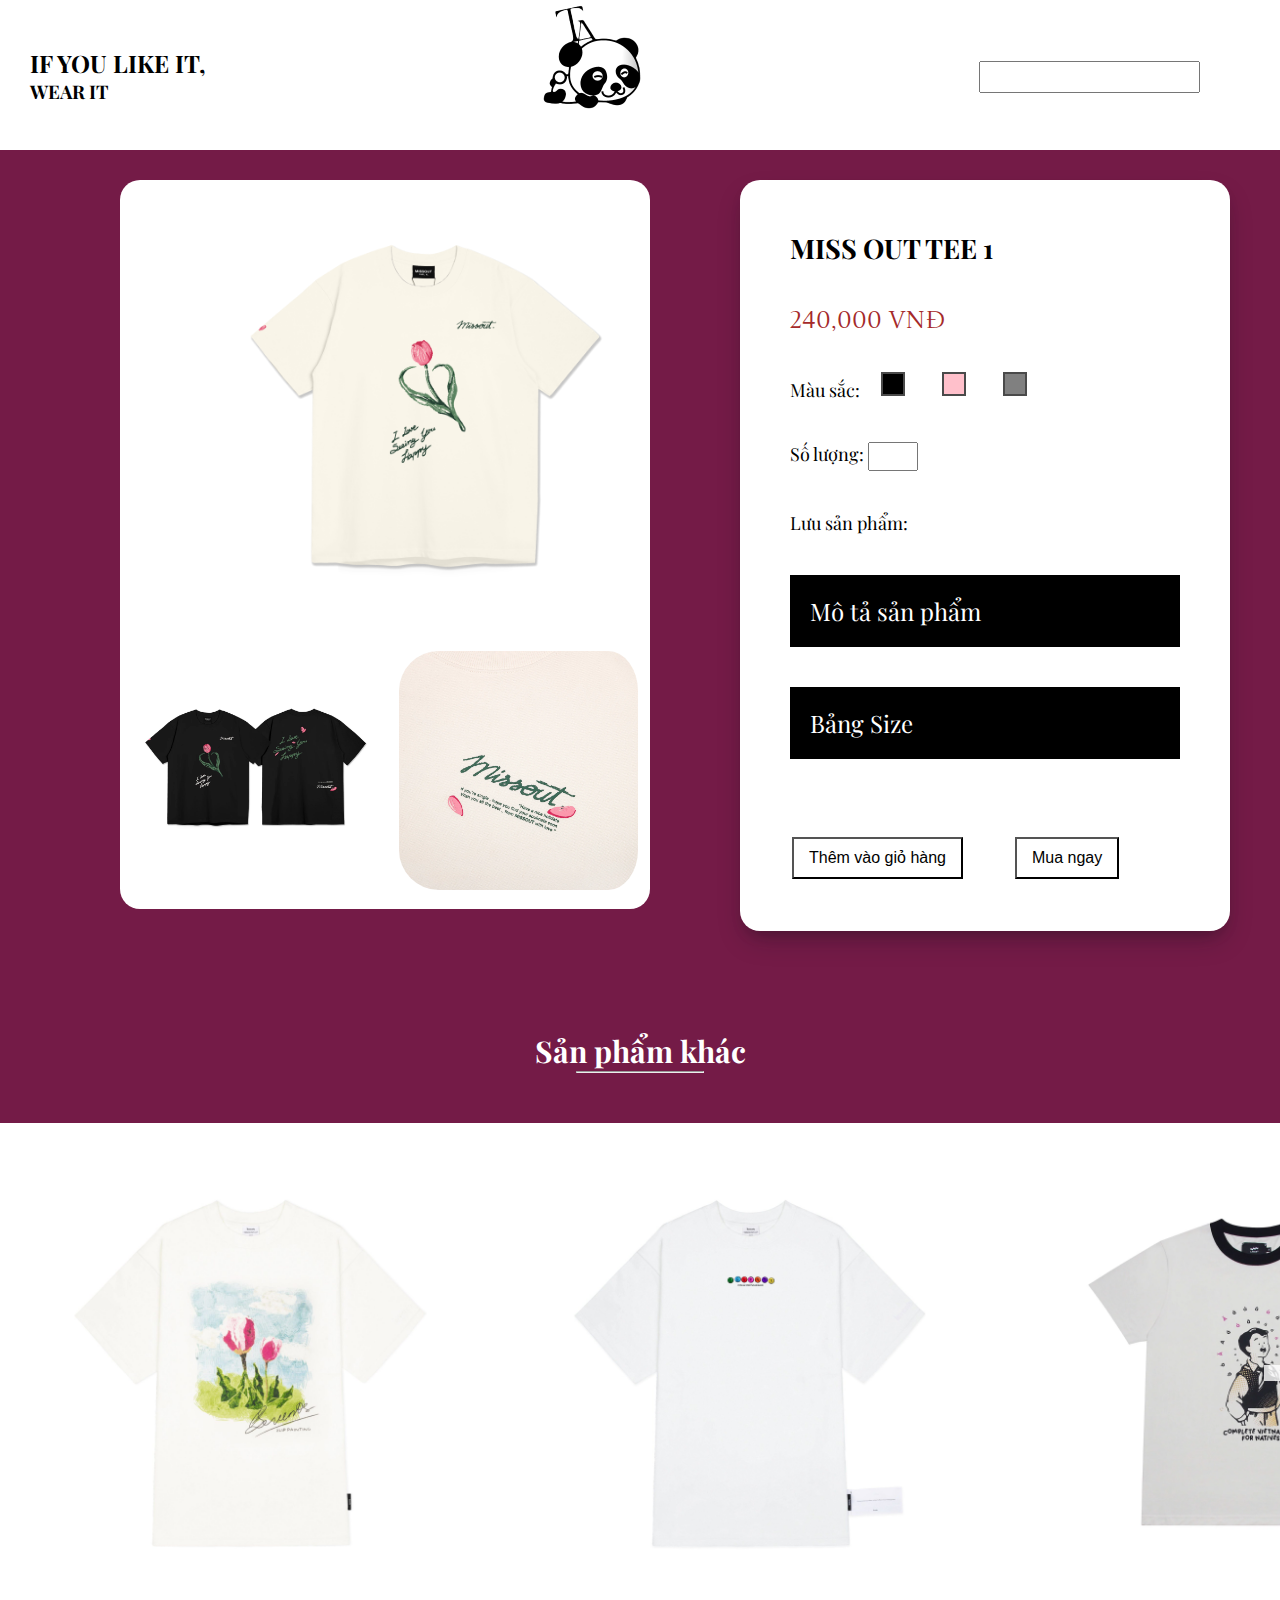
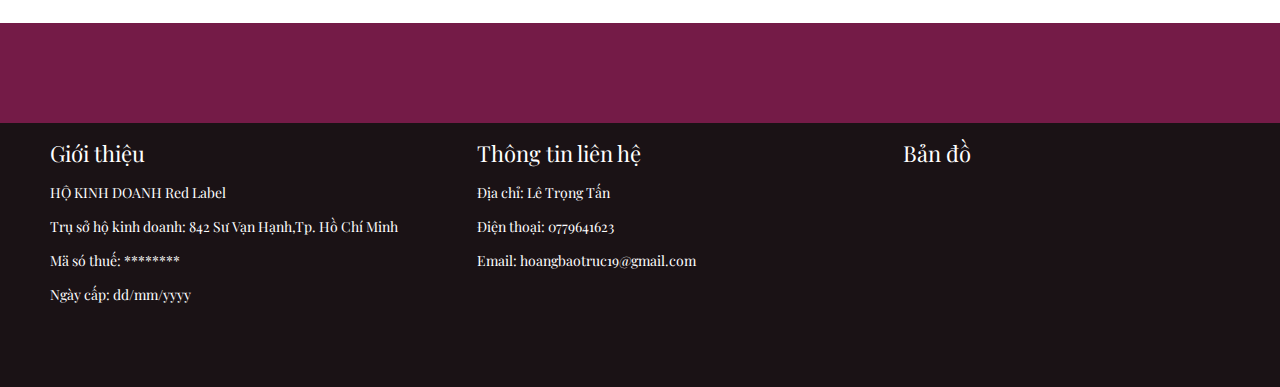
<file: detail_items.html>
<!DOCTYPE html>
<html lang="en">

<head>
    <meta charset="UTF-8">
    <meta http-equiv="X-UA-Compatible" content="IE=edge">
    <meta name="viewport" content="width=device-width, initial-scale=1.0">
    <!-- FONT Castoro -->
    <link rel="preconnect" href="https://fonts.googleapis.com">
    <link rel="preconnect" href="https://fonts.gstatic.com" crossorigin>
    <link href="https://fonts.googleapis.com/css2?family=Castoro+Titling&display=swap" rel="stylesheet">

    <link rel="preconnect" href="https://fonts.googleapis.com">
    <link rel="preconnect" href="https://fonts.gstatic.com" crossorigin>
    <link href="https://fonts.googleapis.com/css2?family=Playfair+Display&display=swap" rel="stylesheet">
    <!-- LINK ICONS  -->
    <link rel="stylesheet" href="https://cdnjs.cloudflare.com/ajax/libs/font-awesome/6.4.0/css/all.min.css"
        integrity="sha512-iecdLmaskl7CVkqkXNQ/ZH/XLlvWZOJyj7Yy7tcenmpD1ypASozpmT/E0iPtmFIB46ZmdtAc9eNBvH0H/ZpiBw=="
        crossorigin="anonymous" referrerpolicy="no-referrer" />
    <!-- CSS  -->
    <link rel="stylesheet" href="./detail_item.css">

    <!-- Bootstrap -->
    <!-- <link rel="stylesheet" href="https://maxcdn.bootstrapcdn.com/bootstrap/3.4.1/css/bootstrap.min.css">
    <script src="https://ajax.googleapis.com/ajax/libs/jquery/3.6.4/jquery.min.js"></script>
    <script src="https://maxcdn.bootstrapcdn.com/bootstrap/3.4.1/js/bootstrap.min.js"></script> -->
    <title>TrucccAhhShop</title>
</head>

<body>

    <!-- <div class="header">
        <div class="left">
            <h2>If you like it, </h2>
            <h3>wear it</h3>
        </div>

        <div class="logo">
            <a href="./page1.html"><img src="./img/logo.png" alt=""></a>
        </div>
        <div class="right">
            <div class="search_items">
                <input type="text">
            </div>
            <a href="./login.html"><i class="fa-solid fa-cart-shopping"></i></a>
            <a href="./login.html"><i class="fa-regular fa-user"></i></a>
        </div>
    </div> -->
    <div class="header">
        <div class="left">
            <h2>If you like it, </h2>
            <h3>wear it</h3>
        </div>

        <div class="logo">
            <a href="./page1.html"><img src="./img/logo.png" alt=""></a>
        </div>


        <div class="right">
            <div class="search_items">
                <input type="text">
            </div>
            <div id="icon_cart">
                <a>
                    <i class="fa-solid fa-cart-shopping">

                    </i>
                </a>
                <!-- SHOW GIO HANG  -->
                <div class="showGioHang" style="display: none;">
                    <p>Tên sản phẩm: <span class="tenSP"></span></p>
                    <p> Giá sản phẩm: <span class="giaSP"></span></p>
                    <div class="sum">
                        <hr>
                        <p> Tổng số lượng: <span class="soLuongSP"></span></p>
                        <p> Tổng tiền: <span class="sum_tien"></span></p>

                    </div>
                </div>
            </div>
            <div class="icon_login">
                <a href="./login.html"><i class="fa-regular fa-user"></i></a>
            </div>
        </div>
    </div>


    <div class="container">
        <div class="img_item">
            <table>
                <tr>
                    <img style="width: 450px; height: 450px;margin-left:80px ;" src="./img/missout1_1.jpg" alt="">
                </tr>
                <tr class="img_list_items">
                    <td><img src="./img/missout1.jpg" alt=""></td>
                    <td><img src="./img/missout1_2.jpg" alt=""></td>
                </tr>
            </table>
        </div>
        <div class="info_items">
            <table class="marginT_50">
                <tr>
                    <div class="info_item">
                        <h2 class="text-up">Miss out Tee 1</h2>
                        <p class="price"> 240,000 vnđ </p>
                        <p class="color-select">Màu sắc:
                            <!-- <select name="color" id="">
                                <div class="">
                                    <option value="">Trắng</option>
                                </div>
                                <div class="">
                                    <option value="">Đen</option>
                                </div>
                                <div class="">
                                    <option value="">Hồng</option>
                                </div>
                            </select> -->
                            <input type="radio" name="my-radio-button" id="option-1" value="option-1">
                            <label class="cl_black" for="option-1"></label>
                            <input type="radio" name="my-radio-button" id="option-2" value="option-2">
                            <label class="cl_pink" for="option-2"></label>
                            <input type="radio" name="my-radio-button" id="option-3" value="option-3">
                            <label class="cl_gray" for="option-3"></label>



                        </p>
                        <p class="amount">Số lượng: <input type="number" name="" id=""></p>
                        <p class="favourite">Lưu sản phẩm:
                            <i class="fa-regular fa-heart"></i>
                        </p>

                    </div>

                    <!-- MÔ TẢ SẢN PHẨM -->
                    <div class="desc_items">
                        <p class="desc_item_more">Mô tả sản phẩm</p>
                        <div class="text_desc" style="display:none;">
                            Lorem ipsum dolor sit, amet consectetur adipisicing elit. Consequatur aliquam sit
                            reprehenderit consequuntur odit nemo debitis, molestiae est minima fugiat odio officiis
                            nihil facere quasi ipsa laborum aut sint non. Laborum non ut sequi voluptatum praesentium!
                            Reprehenderit sapiente, beatae ipsum explicabo dignissimos at adipisci nostrum suscipit
                            dolor quo totam ullam?
                        </div>
                    </div>
                    <div class="desc_items">
                        <p class="choosesize_items">Bảng Size</p>
                        <div class="text_chooseSize" style="display:none;">
                            <br>
                            <ul> Sản phẩm được may theo thông số tiêu chuẩn tương đối của người
                                Việt Nam. Nếu bạn đang
                                cân
                                nhắc giữa hai kích cỡ, nên chọn kích cỡ lớn hơn.
                                <li>
                                    Kích cỡ 1: Chiều cao từ 1m50 – 1m65, cân nặng trên 55kg
                                </li>
                                <li>
                                    Kích cỡ 2: Chiều cao từ 1m65 – 1m72, cân nặng dưới 65kg
                                </li>
                                <li>
                                    Kích cỡ 3: Chiều cao từ 1m70 – 1m77, cân nặng dưới 80kg
                                </li>
                                <li>
                                    Kích cỡ 4: Chiều cao trên 1m72, cân nặng dưới 95kg.
                            </ul>
                            </li>
                        </div>
                    </div>
                </tr>


                <!-- NUT MUA HANG -->
                <tr>
                    <td>
                        <div class="btn btn_add">
                            <button>Thêm vào giỏ hàng</button>
                        </div>
                    </td>
                    <td>
                        <div class="btn btn_buy marginL_50">
                            <button>Mua ngay</button>
                        </div>
                    </td>
                </tr>
                <br>
            </table>
        </div>
    </div>
    <div class="more_items">
        <h3>Sản phẩm khác</h3>
        <hr>
        <div class="image-slider">
            <div class="slider-container">
                <img src="./img/tee2.jpg" alt="Image 1">
                <img src="./img/tee3.jpg" alt="Image 2">
                <img src="./img/tee4.jpg" alt="Image 3">
                <img src="./img/sweater1.jpg" alt="Image 1">
                <img src="./img/hoodie4.jpg" alt="Image 2">
                <img src="./img/hoodie3.jpg" alt="Image 3">
            </div>
            <button class="left-arrow"><i class="fa-solid fa-arrow-left-long"></i></button>
            <button class="right-arrow"><i class="fa-solid fa-arrow-right-long"></i></button>

            <!-- <ul class="pager">
                <li class="previous left-arrow"><i class="fa-solid fa-arrow-left-long"></i></li>
                <li class="next right-arrow"><i class="fa-solid fa-arrow-right-long"></i></li>
            </ul> -->
        </div>

    </div>

    <!-- FOOTER  -->


    <div id="footer">
        <div class="gioithieu row_3">
            <p class="tittle">Giới thiệu</p>
            <div class="text">
                <p> HỘ KINH DOANH Red Label</p>
                <p>Trụ sở hộ kinh doanh: 842 Sư Vạn Hạnh,Tp. Hồ Chí Minh</p>
                <p>Mä só thuế: ********</p>
                <p>Ngày cấp: dd/mm/yyyy</p>
            </div>
        </div>

        <div class="contact row_3">
            <p class="tittle">Thông tin liên hệ</p>
            <p>Địa chỉ: <span>Lê Trọng Tấn</span> </p>
            <p>Điện thoại: <span>0779641623</span> </p>
            <p>Email: <span>hoangbaotruc19@gmail.com</span> </p>
        </div>

        <div class="maps row_3">
            <p class="tittle">Bản đồ</p>
            <iframe
                src="https://www.google.com/maps/embed?pb=!1m18!1m12!1m3!1d1544.0959550658893!2d106.62887278686676!3d10.805747255919252!2m3!1f0!2f0!3f0!3m2!1i1024!2i768!4f13.1!3m3!1m2!1s0x31752be27d8b4f4d%3A0x92dcba2950430867!2zVHLGsOG7nW5nIMSQ4bqhaSBo4buNYyBDw7RuZyBuZ2hp4buHcCBUaOG7sWMgcGjhuqltIFRQLkhDTQ!5e0!3m2!1svi!2s!4v1684144980176!5m2!1svi!2s"
                width="600" height="450" style="border:0;" allowfullscreen="" loading="lazy"
                referrerpolicy="no-referrer-when-downgrade"></iframe>
        </div>
    </div>

    <!-- JS  -->

    <script>
        // MORE DESC 
        let more_desc = document.querySelector('.desc_item_more');
        let text_desc = document.querySelector('.text_desc');
        more_desc.addEventListener('click', () => {
            if (text_desc.style.display == 'none') {
                text_desc.style.display = 'block';
            }
            else {
                text_desc.style.display = 'none';
            }

        }
        )

        let more_chooseSize = document.querySelector('.choosesize_items');
        let text_chooseSize = document.querySelector('.text_chooseSize');
        more_chooseSize.addEventListener('click', () => {
            if (text_chooseSize.style.display == 'none') {
                text_chooseSize.style.display = 'block';
            }
            else {
                text_chooseSize.style.display = 'none';
            }

        }
        )
        // SLIDE SHOW 
        const sliderContainer = document.querySelector('.slider-container');
        const sliderImages = document.querySelectorAll('.slider-container img');
        const prevBtn = document.querySelector('.left-arrow');
        const nextBtn = document.querySelector('.right-arrow');

        let counter = 0;
        const size = sliderImages[0].clientWidth;


        sliderContainer.style.transform =
            'translateX(' + (-size * counter) + 'px)';

        nextBtn.addEventListener('click', () => {
            if (counter >= sliderImages.length - 1) return;
            sliderContainer.style.transition =
                "transform 0.5s ease-in-out";
            counter++;
            sliderContainer.style.transform =
                'translateX(' + (-size * counter) + 'px)';


        });

        prevBtn.addEventListener('click', () => {
            if (counter <= 0) return;
            sliderContainer.style.transition = "transform 0.5s ease-in-out";
            counter--;
            sliderContainer.style.transform =
                'translateX(' + (-size * counter) + 'px)';
        });




    </script>
</body>

</html>
</file>
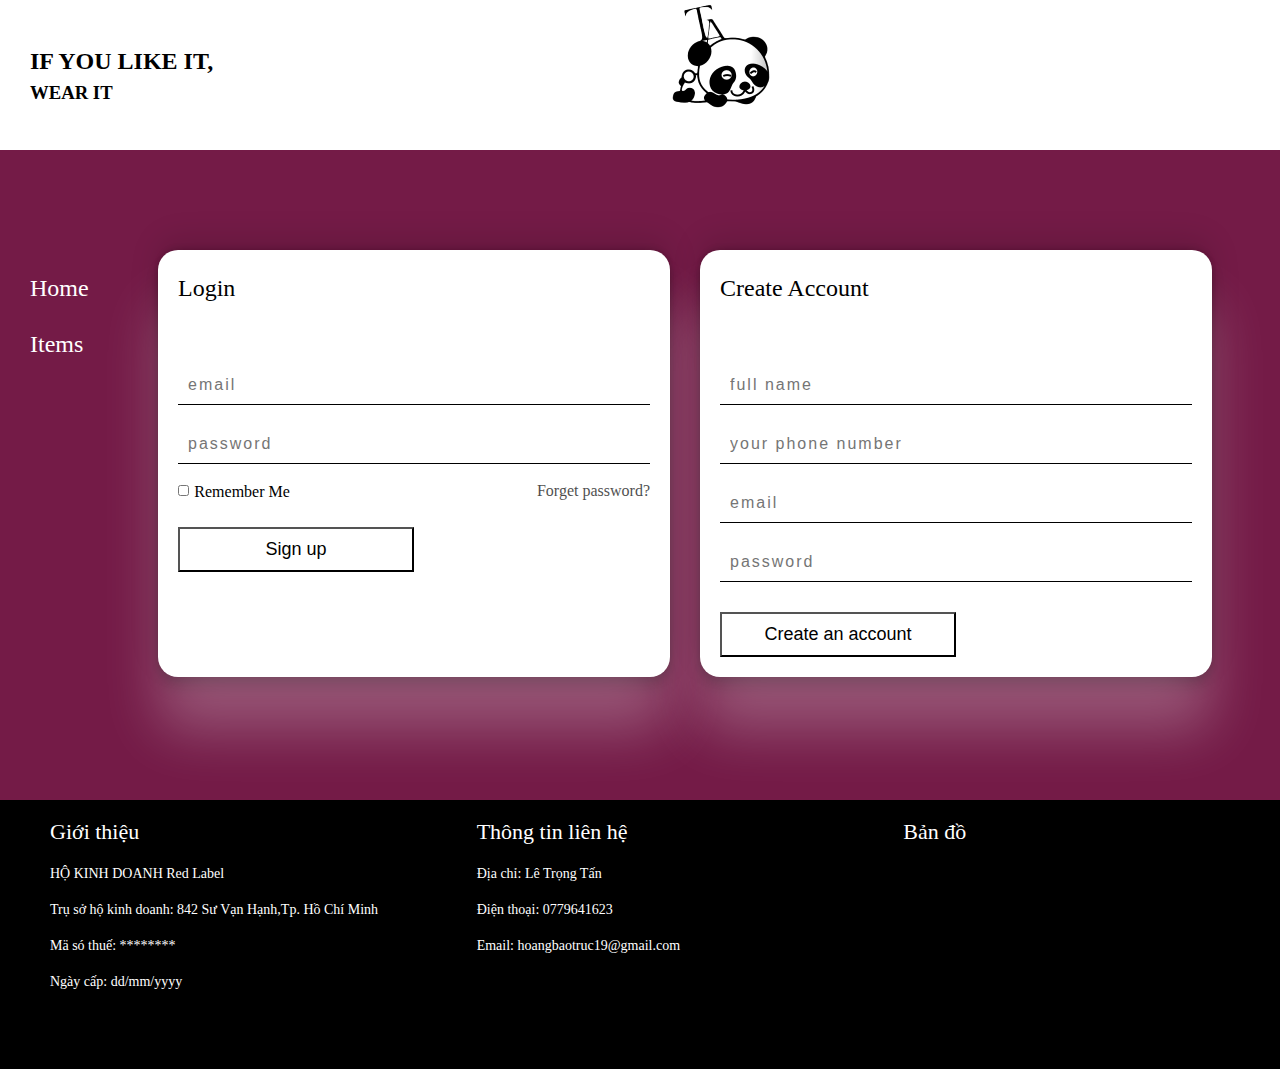
<file: login.html>
<!DOCTYPE html>
<html lang="en">

<head>
    <meta charset="UTF-8">
    <meta http-equiv="X-UA-Compatible" content="IE=edge">
    <meta name="viewport" content="width=device-width, initial-scale=1.0">
    <!-- CSS  -->
    <link rel="stylesheet" href="./login.css">
    <!-- font  -->
    <link rel="preconnect" href="https://fonts.googleapis.com">
    <link rel="preconnect" href="https://fonts.gstatic.com">
    <!-- ICONS  -->
    <link rel="stylesheet" href="https://cdnjs.cloudflare.com/ajax/libs/font-awesome/6.4.0/css/all.min.css"
        integrity="sha512-iecdLmaskl7CVkqkXNQ/ZH/XLlvWZOJyj7Yy7tcenmpD1ypASozpmT/E0iPtmFIB46ZmdtAc9eNBvH0H/ZpiBw=="
        crossorigin="anonymous" referrerpolicy="no-referrer" />
    <!-- Bootstrap -->
    <!-- <link rel="stylesheet" href="https://maxcdn.bootstrapcdn.com/bootstrap/3.4.1/css/bootstrap.min.css">
     <script src="https://ajax.googleapis.com/ajax/libs/jquery/3.6.4/jquery.min.js"></script>
     <script src="https://maxcdn.bootstrapcdn.com/bootstrap/3.4.1/js/bootstrap.min.js"></script> -->
    <title>Document</title>
</head>

<body>
    <div class="main">

        <!-- HEADER  -->
        <div class="header">
            <div class="left">
                <h2>If you like it, </h2>
                <h3>wear it</h3>
            </div>
            <div class="logo">
                <a href="./page1.html"><img src="./img/logo.png" alt=""></a>
            </div>
            <div class="right">
                <ul>
                    <li id="paymentForm"><i class="fa-solid fa-cart-shopping"></i></li>
                    <li id="loginForm"><i class="fa-regular fa-user"></i></li>
                </ul>
            </div>
        </div>

        <div class="login" style="display: block;">
            <div class="form">
                <div class="dieuhuong">
                    <ul>
                        <li> <a href="./page1.html">Home</a></li>
                        <li><a href="./detail_items.html">Items</a></li>
                    </ul>
                </div>
                <div class="form_login">
                    <!-- DANG NHAP -->

                    <p class="tittle">Login</p>
                    <div class="email">
                        <input type="text" placeholder="email">
                    </div>

                    <div class="password">
                        <!-- <label for="">Password</label> -->
                        <input type="text" placeholder="password">
                    </div>
                    <div class="check">
                        <div class="remember">
                            <input type="checkbox" placeholder="">Remember Me
                        </div>
                        <div class="forget_password">
                            <a href="#">Forget password?</a>
                        </div>
                    </div>
                    <div class="btn_login btn-click">
                        <button>Sign up</button>
                    </div>
                </div>

                <!-- DANG KY -->
                <div class="form_signup">
                    <p class="tittle">Create Account</p>
                    <div class="username">
                        <input type="text" placeholder="full name">
                    </div>
                    <div class="phonenumber">
                        <input type="number" placeholder="your phone number">
                    </div>
                    <div class="email">
                        <input type="text" placeholder="email">
                    </div>
                    <div class="password">
                        <!-- <label for="">Password</label> -->
                        <input type="text" placeholder="password">
                    </div>
                    <div class="btn_signup btn-click">
                        <button>Create an account</button>
                    </div>
                </div>
            </div>
        </div>

        <!-- THONG TIN MUA HANG  -->
        <div class="purchase">
            <div class="purchase-block" style="display: none;">
                <div class="purchase_Box" >
                    <form name="purchaseInfor" action="">
                        <h3>Xin nhập thông tin mua hàng: </h3>
                        <div class="purchase_typing fullName">
                            <label for="">Họ & Tên: </label>
                            <input id="ip_TenKH" type="text" placeholder="">
                        </div>
                        <div class="purchase_typing phoneNumber">
                            <label for="">Số điện thoại: </label>
                            <input id="ip_SDT" type="text" placeholder="">
                        </div>
                        <div class="purchase_typing addRess">
                            <label for="">Địa chỉ: </label>
                            <input id="ip_DiaChi" type="text" placeholder="">
                        </div>
                        <div class="purchase_typing addRess">
                            <label for="">Ghi chú: </label>
                            <input id="ip_GhiChu" type="text" placeholder="">
                        </div>
                        <div class="purchase_typing btn_submit">
                            <input id="btn_submit_info" type="button" onclick="xuatTT()" value="Gửi thông tin">
                        </div>
                    </form>
                </div>
            </div>

            <!-- XUAT THONG TIN  -->
            <div id="purchase_Two" style="display: none;">
                <div class="purchase-block">
                    <div class="purchaseCheck">
                        <h2>Kiểm tra lại thông tin: </h2>
                        <div class="text_purchaseCheck">
                            <p>Họ Tên: <span id="TenKH"></span></p>
                            <p>Số điện thoại: <span id="SDTKH"></span></p>
                            <p>Địa chỉ: <span id="DCKH"></span></p>
                            <p>Tổng hóa đơn: <span></span></p>
                            <button id="btn_done_form">Xác nhận</button>
                        </div>
                    </div>
                </div>
            </div>
        </div>
        <div class="thanksPurchase" style="display: none;">
            <h4 class="btn-shine">Cảm ơn bạn đã tin tưởng mua hàng của chúng mình nhé</h4>
           
        </div>

        <!-- FOOTER  -->
        <div id="footer">
            <div class="gioithieu row_3">
                <p class="tittle">Giới thiệu</p>
                <div class="text">
                    <p> HỘ KINH DOANH Red Label</p>
                    <p>Trụ sở hộ kinh doanh: 842 Sư Vạn Hạnh,Tp. Hồ Chí Minh</p>
                    <p>Mä só thuế: ********</p>
                    <p>Ngày cấp: dd/mm/yyyy</p>
                </div>
            </div>

            <div class="contact row_3">
                <p class="tittle">Thông tin liên hệ</p>
                <p>Địa chỉ: <span>Lê Trọng Tấn</span> </p>
                <p>Điện thoại: <span>0779641623</span> </p>
                <p>Email: <span>hoangbaotruc19@gmail.com</span> </p>
            </div>

            <div class="maps row_3">
                <p class="tittle">Bản đồ</p>
                <iframe
                    src="https://www.google.com/maps/embed?pb=!1m18!1m12!1m3!1d1544.0959550658893!2d106.62887278686676!3d10.805747255919252!2m3!1f0!2f0!3f0!3m2!1i1024!2i768!4f13.1!3m3!1m2!1s0x31752be27d8b4f4d%3A0x92dcba2950430867!2zVHLGsOG7nW5nIMSQ4bqhaSBo4buNYyBDw7RuZyBuZ2hp4buHcCBUaOG7sWMgcGjhuqltIFRQLkhDTQ!5e0!3m2!1svi!2s!4v1684144980176!5m2!1svi!2s"
                    width="600" height="450" style="border:0;" allowfullscreen="" loading="lazy"
                    referrerpolicy="no-referrer-when-downgrade"></iframe>
            </div>


        </div>
    </div>
    <script src="./login.js"></script>
</body>

</html>
</file>
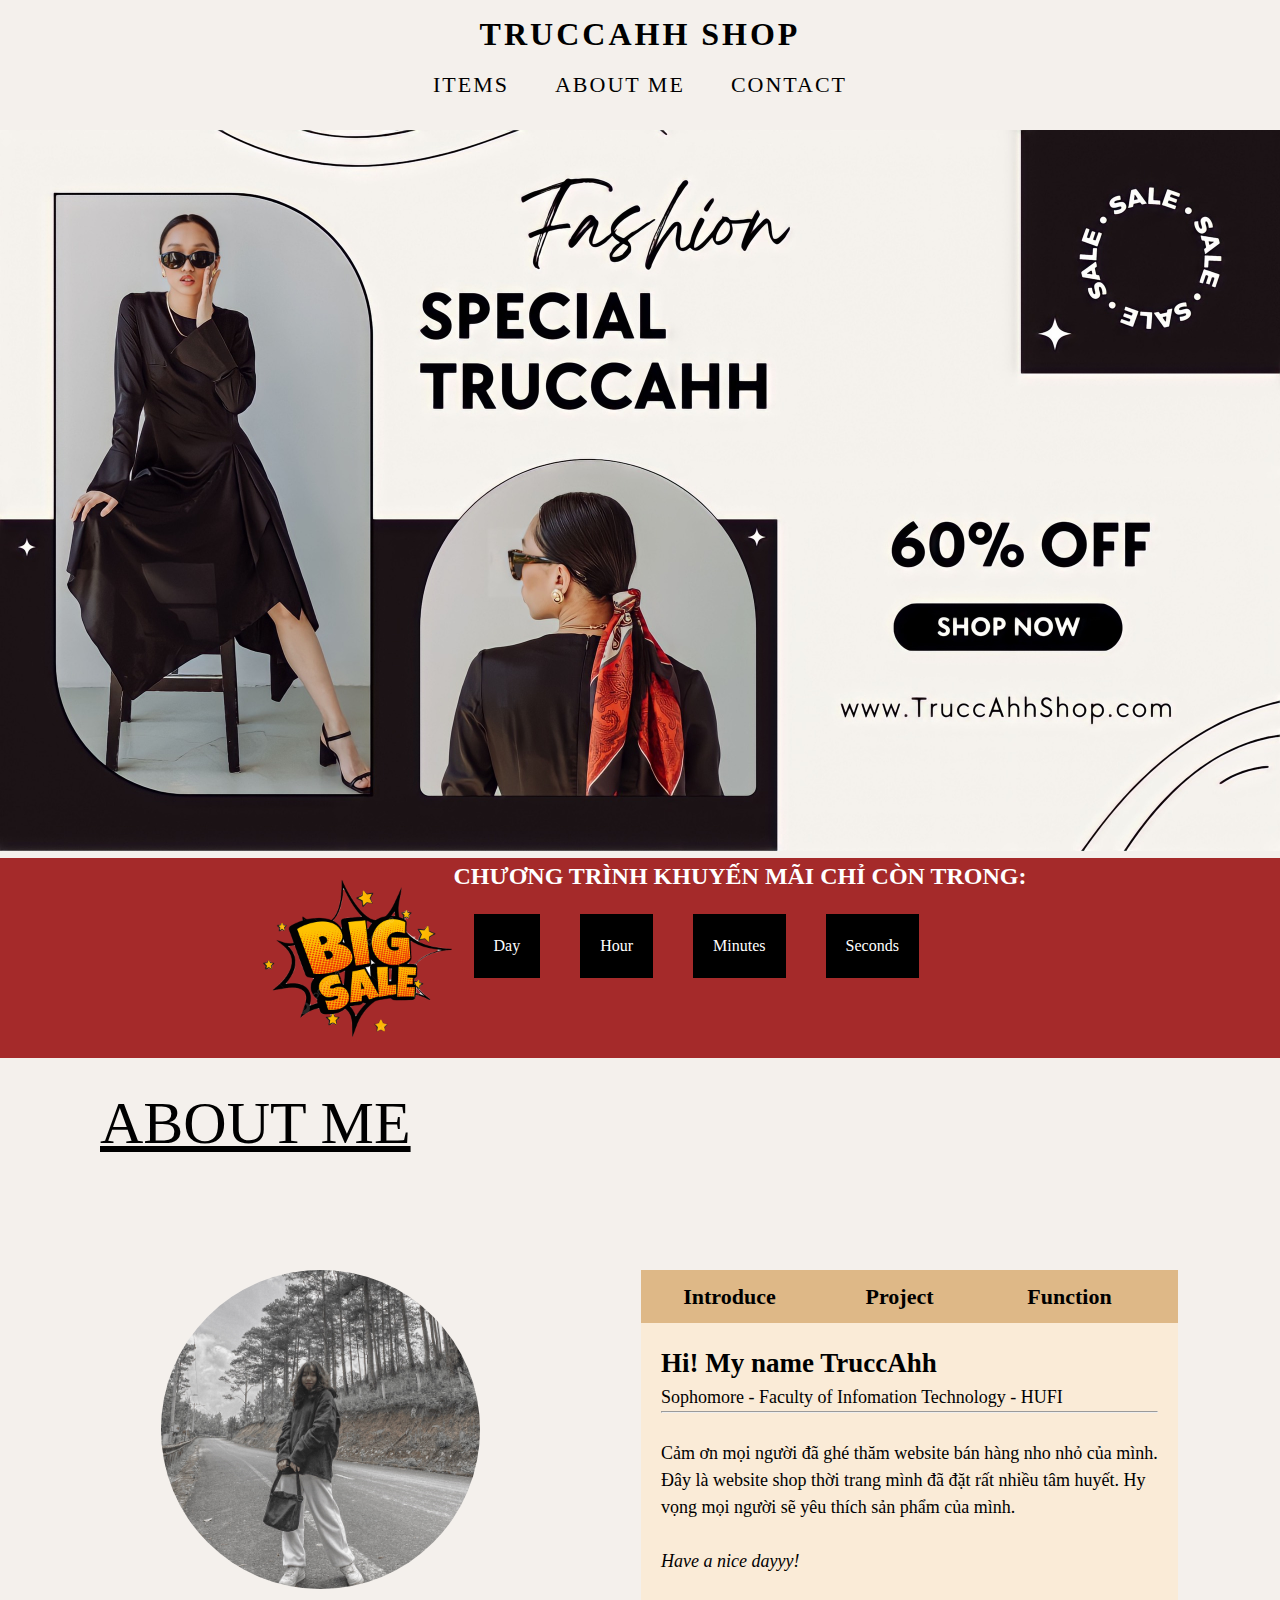
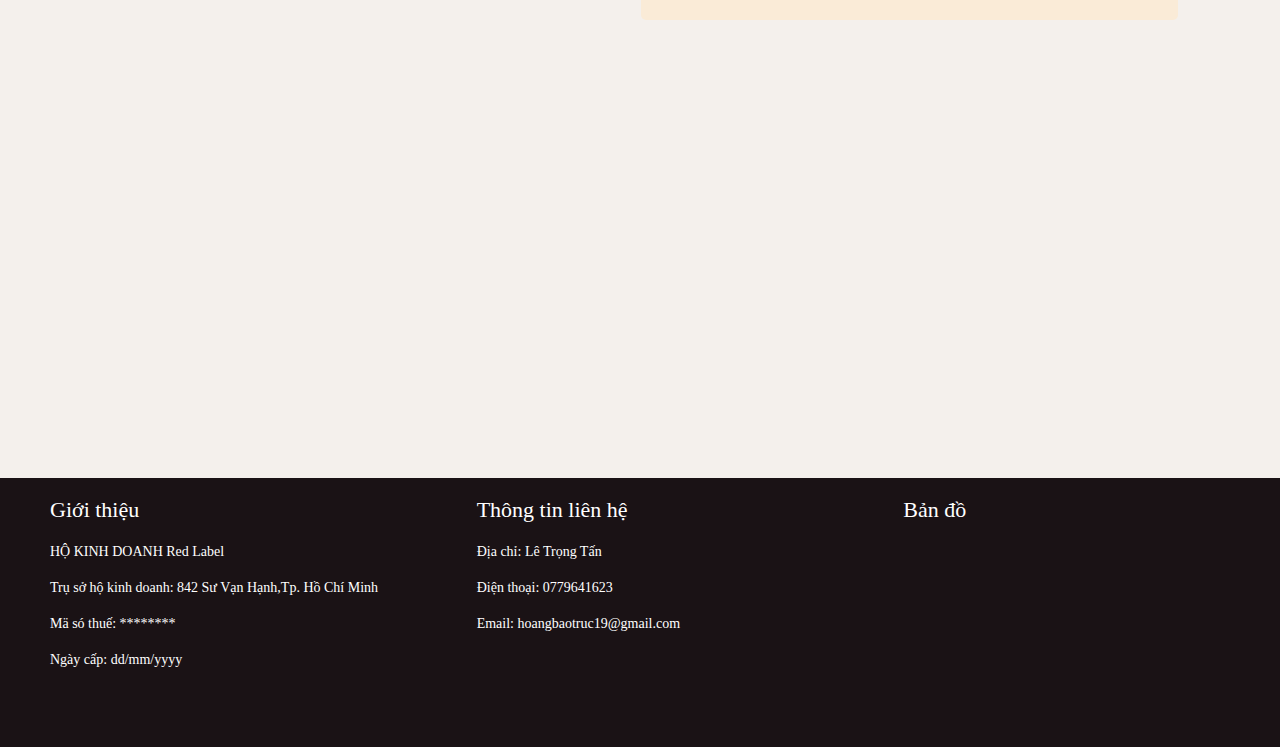
<file: page1.html>
<!DOCTYPE html>
<html lang="en">

<head>
    <meta charset="UTF-8">
    <meta http-equiv="X-UA-Compatible" content="IE=edge">
    <meta name="viewport" content="width=device-width, initial-scale=1.0">
    <!-- font Nowy  -->
    <link rel="preconnect" href="https://fonts.googleapis.com">
    <link rel="preconnect" href="https://fonts.gstatic.com" crossorigin>
    <link href="https://fonts.googleapis.com/css2?family=Playfair+Display&display=swap" rel="stylesheet">

    <!-- font Roboto  -->
    <link rel="preconnect" href="https://fonts.googleapis.com">
    <link rel="preconnect" href="https://fonts.gstatic.com">
    <!-- icons -->
    <link rel="stylesheet" href="https://cdnjs.cloudflare.com/ajax/libs/font-awesome/6.4.0/css/all.min.css"
        integrity="sha512-iecdLmaskl7CVkqkXNQ/ZH/XLlvWZOJyj7Yy7tcenmpD1ypASozpmT/E0iPtmFIB46ZmdtAc9eNBvH0H/ZpiBw=="
        crossorigin="anonymous" referrerpolicy="no-referrer" />
    <!-- CSS  -->
    <link rel="stylesheet" href="./page1.css">
    <title>TruccAhh Shop</title>
</head>

<body>
    <div class="main">
        <div class="navBar">
            <h1 id="shop">TruccAhh<i class="fa-regular fa-registered"></i> Shop</h1>
            <div class="navMenu">
                <ul>
                    <li><a href="./index.html " target="_blank">Items <i class="fa-solid fa-caret-down"></i></a>
                        <ul>
                            <a href="">
                                <li>tee</li>
                            </a>
                            <a href="">
                                <li>sweater</li>
                            </a>
                            <a href="">
                                <li>hoodie</li>
                            </a>
                            <a href="">
                                <li>pants</li>
                            </a>

                        </ul>
                    </li>
                    <li><a href="#aboutMe">About Me</a></li>
                    <li><a href="#footer">Contact</a></li>
                </ul>
            </div>
        </div>
        <!-- BANNER  -->
        <div class="banner">
            <a href="./index.html"><img src="./img/banner.jpg" alt=""></a>

        </div>

        <!-- COUNTDOWM -->
        <div id="countDown">
            <div class="cD_img">
                <img src="./img/sale1.png" alt="">
            </div>
            <div class="cD_content">
                <h2>Chương trình khuyến mãi chỉ còn trong: </h2>
                <div id="timeCountDown">
                    <div class="cD_box days_box">
                        <p class="days"></p>
                        <p>Day</p>
                    </div>
                    <div class="cD_box hours_box">
                        <p class="hours"></p>
                        <p>Hour</p>
                    </div>
                    <div class="cD_box minutes_box">
                        <p class="minutes"></p>
                        <p>Minutes</p>
                    </div>
                    <div class="cD_box seconds_box">
                        <p class="seconds"></p>
                        <p>Seconds</p>
                    </div>

                </div>
            </div>
        </div>
        <!-- THONG TIN  -->
        <div id="aboutMe">
            <p class="tittle">About Me</p>
            <div class="about_content">
                <table>
                    <td class="left">
                        <div class="aboutMe_left">
                            <img src="./img/aboutMe.jpg" alt="">
                        </div>
                    </td>
                    <td class="right">
                        <div class="aboutMe_right">
                            <div class="aM_menu">
                                <ul class="aM_listMenu">
                                    <li id="mn_GioiThieu">Introduce</li>
                                    <li id="mn_DuAn">Project</li>
                                    <li id="mn_ChucNang">Function</li>
                                </ul>
                            </div>
                            <div id="text_GioiThieu" class="text_box" style="display:block;">
                                <h2>Hi! My name TruccAhh</h2>
                                <p>Sophomore - Faculty of Infomation Technology - HUFI </p>
                                <hr>
                                <br>
                                <p>Cảm ơn mọi người đã ghé thăm website bán hàng nho nhỏ của mình.
                                    Đây là website shop thời trang mình đã đặt rất nhiều tâm huyết.
                                    Hy vọng mọi người sẽ yêu thích sản phẩm của mình.</p>
                                <br>
                                <i> Have a nice dayyy! <i class="fa-regular fa-heart"></i> <i
                                        class="fa-regular fa-face-kiss-wink-heart"></i></i>
                            </div>
                            <div id="text_DuAn" class="text_box" style="display:none;">
                                <p>Sau khi tìm hiểu thì mình mang đến một thiết kế web bán hàng cho shop mang tên
                                    TruccAhh.
                                </p>
                                <br>
                                <p> TrucccAhhShop là một dự án thú vị và đầy thử thách. Trong dự án này, tôi sẽ tập
                                    trung vào việc thiết kế một trang website bán hàng đơn giản nhưng vẫn chuyên nghiệp
                                    và hấp dẫn để tạo ra trải nghiệm mua sắm tốt nhất cho khách hàng.
                                </p>
                                <br>
                                <p>Dự án này chủ yếu được thực hiện bởi HTML, CSS, JS và Bootrap,...</p>
                            </div>
                            <div id="text_ChucNang" class="text_box" style="display:none;">
                                <p>Trong này thì sẽ có các chức năng cơ bản của một website bán hàng: </p>
                                <ol>
                                    <li>Hiện danh sách sản phẩm</li>
                                    <li>Đăng ký/ Đăng nhập</li>
                                    <li>Thanh toán</li>
                                    <li>Nhập thông tin và xuất lại thông tin</li>
                                    <li>More....</li>
                                </ol>
                            </div>
                        </div>
                    </td>
                </table>
            </div>
        </div>
        <!-- LIEN HE -->
        <div id="footer">
            <div class="gioithieu row_3">
                <p class="tittle">Giới thiệu</p>
                <div class="text">
                    <p> HỘ KINH DOANH Red Label</p>
                    <p>Trụ sở hộ kinh doanh: 842 Sư Vạn Hạnh,Tp. Hồ Chí Minh</p>
                    <p>Mä só thuế: ********</p>
                    <p>Ngày cấp: dd/mm/yyyy</p>
                </div>
            </div>

            <div class="contact row_3">
                <p class="tittle">Thông tin liên hệ</p>
                <p>Địa chỉ: <span>Lê Trọng Tấn</span> </p>
                <p>Điện thoại: <span>0779641623</span> </p>
                <p>Email: <span>hoangbaotruc19@gmail.com</span> </p>
            </div>

            <div class="maps row_3">
                <p class="tittle">Bản đồ</p>
                <iframe src="https://www.google.com/maps/embed?pb=!1m18!1m12!1m3!1d1544.0959550658893!2d106.62887278686676!3d10.805747255919252!2m3!1f0!2f0!3f0!3m2!1i1024!2i768!4f13.1!3m3!1m2!1s0x31752be27d8b4f4d%3A0x92dcba2950430867!2zVHLGsOG7nW5nIMSQ4bqhaSBo4buNYyBDw7RuZyBuZ2hp4buHcCBUaOG7sWMgcGjhuqltIFRQLkhDTQ!5e0!3m2!1svi!2s!4v1684144980176!5m2!1svi!2s" width="600" height="450" style="border:0;" allowfullscreen="" loading="lazy" referrerpolicy="no-referrer-when-downgrade"></iframe>
            </div>

        </div>
    </div>
    <script src="./page1.js"></script>
</body>

</html>
</file>
<file: detail_item.css>
* {
    margin: 0;
    padding: 0;
    box-sizing: border-box;
}

body {
    font-family: 'Playfair Display', serif;
    /* font-family: 'Roboto Slab', serif; */
    height: 1000px;
    background-color: #741b47;
    color: #fff;
}

:root {
    --color1: #1a1215;
    --color2: #f4f0ec;
    --smooth: all .3s ease-in;
    --fontPrice: 'Castoro Titling', cursive;
}

img {
    width: 100%;
}

.text-up {
    text-transform: uppercase;
}

.marginL_50 {
    margin-left: 50px;
}

.marginT_50 {
    margin-top: 50px;
}


/* HEADER  */
.header {
    width: 100%;
    height: 150px;
    display: flex;
    justify-content: space-between;
    align-items: center;
    /* position: fixed; */
    top: 0;
    z-index: 10;
    background-color: #fff;
    color: #000;
}

.header .left {
    text-transform: uppercase;
    margin-left: 30px;
}

.header .logo img {
    width: 250px;
    height: 250px;
}

.header .right {
    font-size: 22px;
    margin-right: 30px;
    display: flex;
   
}
.header .right .search_items input{
    margin-right: 30px;
    font-size: 16px;
    padding: 5px;
}
.header .right a{
    color: #000;
}
.header .right #icon_cart {
    margin-right: 20px;
    position: relative;
}
.header .right #icon_cart a{
    cursor: pointer;
}

/* NỘI DUNG */

.container {
    /* background-color: #fff; */
    margin: 0 50px;
    display: flex;
    /* margin-top: 100px; */
}

.img_item {
    width: 50%;
    margin: 30px 40px 0 70px;
    background-color: #fff;
    border-radius: 20px;
    height: fit-content;
}

.img_item .img_list_items img {
    border-radius: 40px;
    padding-right: 10px;
}

.img_item .img_list_items img:hover {
    transform: scale(1.3, 1.3);
}


/* THONG TIN CHI TIET SAN PHAM  */
.info_items {
    margin-left: 50px;
    margin-top: 30px;
    font-size: 18px;
    width: 50%;
    background-color: #fff;
    border-radius: 20px;
    color: #000;
    border:none;
    box-shadow: rgba(20, 20, 33, 0.25) 0px 13px 27px -5px, rgba(0, 0, 0, 0.3) 0px 8px 16px -8px;
    padding: 50px;
}

.info_items p {
    margin-top: 40px;
}

.info_items .price {
    font-size: 20px;
    /* font-weight: 700; */
    /* opacity: 70%; */
    font-size: 24px;
    font-family: var(--fontPrice);
    color: brown;
    text-transform: uppercase;

}

/* .info_items .color-select select {
    padding: 5px;
    font-size: 16px;
} */
.info_items .color-select input[type=radio] {
    visibility: hidden;
}

.info_items .color-select input[type=radio]+label {
    display: inline-block;
    cursor: pointer;
    position: relative;
    padding-left: 25px;
    margin-right: 15px;
    font-size: 16px;
    line-height: 20px;
}

/* Lựa chọn màu sắc áo RADIO Hinh Vuong  */
.info_items .color-select input[type=radio]+label:before {
    content: "";
    display: inline-block;
    width: 20px;
    height: 20px;
    position: absolute;
    left: 0;
    bottom: 1px;
    border: 2px solid #4a4a4a;
    transition: all 0.3s ease-in-out;
}
.info_items .color-select input[type=radio]+ .cl_black:before{
    background-color: #000;
}
.info_items .color-select input[type=radio]+ .cl_pink:before{
    background-color: pink;
}
.info_items .color-select input[type=radio]+ .cl_gray:before{
    background-color: gray;
}
.info_items .color-select input[type=radio]:checked+label:before {
   border: 1px solid black;
   opacity: 70%;
}


.info_items .amount input {
    padding: 5px;
    width: 50px;
}

.info_items .favourite i:hover {
    color: pink;

}

/* XEM THEM THONG TIN SAN PHAM  */
.desc_items{
    margin-top: 20px;
    font-size: 18px;
}

.desc_items p{
    background-color: #000;
    padding: 20px;
    color: #fff;
    font-size: 24px;
    cursor: pointer;
}

.desc_items .text_desc {
    margin-top: 20px;
    
}

.text_chooseSize ul li{
    margin: 10px;
    list-style-type: none;
}





.info_items .btn button {
    padding: 10px 15px;
    font-size: 16px;
    background-color:#fff;
    color: #000;
    cursor: pointer;
}

.info_items .btn button:hover {
    background-color: #000;
    color: lightgray;
}


.more_items h3 {
    font-size: 30px;
    text-align: center;
    padding: 100px 0 0 0;
    color: #fff;
}

.more_items hr {
    width: 10%;
    margin: auto auto;
    margin-bottom: 50px;
}


/* SAN PHAM LIEN QUAN  */


.image-slider {
    position: relative;
    width: 100%;
    overflow: hidden;

}

.slider-container {
    width: 500px;
    display: flex;
    transition: transform 0.5s ease-in-out;

}

.slider-container img {
    width: 100%;
    height: 100%;
}

.left-arrow,
.right-arrow {
    position: absolute;
    top: 50%;
    transform: translateY(-50%);
    z-index: 10;
    background-color: rgba(255, 255, 255, 0.8);
    border: none;
    cursor: pointer;
    padding: 8px;
    font-size: 18px;
    color: #000;
}

.left-arrow {
    left: 0;
}

.right-arrow {
    right: 0;
}



/* FOOTER  */

#footer {
    width: 100%;
    /* height: 200px; */
    background-color: var(--color1);
    color: #fff;
    display: flex;
    margin-top: 100px;
}

.row_3 {
    width: 30%;
    margin-left: 50px;
    font-size: 14px;
}

.row_3 .tittle {
    font-size: 22px;
}

.row_3 p {
    margin: 15px 0;
}

.row_3 iframe{
    width: 100%;
    height: 200px;
    padding-right: 30px;
}
</file>
<file: login.css>
* {
    margin: 0;
    padding: 0;
    box-sizing: border-box;
}

html {
    width: 100%;
    font-family: 'Roboto Slab', serif;
    line-height: 1.5;
    /* Nhan vao noi dung thi keo xuong tu tu */
    scroll-behavior: smooth;
}

a {
    text-decoration: none;
    color: #000;
}

ul li {
    list-style-type: none;
}

/* MAIN */
.main {
    background-color: #741b47;
}

/* HEADER  */
.header {
    width: 100%;
    height: 150px;
    display: flex;
    justify-content: space-between;
    align-items: center;
    /* position: fixed; */
    background-color: #fff;
}

.header .left {
    text-transform: uppercase;
    margin-left: 30px;
}

.header .logo img {
    width: 250px;
    height: 250px;
}

.header .right {
    font-size: 22px;
    margin-right: 30px;
}

.header .right ul {
    display: flex;
}

.header .right i {
    margin: 0 5px;
    color: #000;
}

/* LOGIN */
.login {
    margin-top: 100px;
    height: 500px;
    /* background-color:antiquewhite; */
}

.form {
    display: flex;
}

.form .dieuhuong {
    font-size: 1.5rem;
    margin-left: 30px;
    width: 10%;
}

.form .dieuhuong ul li {
    margin: 20px 0;
}

.form .dieuhuong ul li a {
    color: #fff;
}

.form .form_login,
.form_signup {
    width: 40%;
    background-color: #fff;
    border-radius: 20px;
    margin-right: 30px;
    box-shadow: rgba(255, 255, 255, 0.25) 0px 54px 55px, rgba(0, 0, 0, 0.12) 0px -12px 30px, rgba(0, 0, 0, 0.12) 0px 4px 6px, rgba(0, 0, 0, 0.17) 0px 12px 13px, rgba(0, 0, 0, 0.09) 0px -3px 5px;
    padding: 20px;
}

.form .tittle {
    font-size: 24px;
    margin-bottom: 50px;
}

.form .form_login input,
.form_signup input {
    border: none;
    border-bottom: 1px solid;
    font-size: 16px;
    padding: 10px;
    width: 100%;
    margin: 10px 0;
    letter-spacing: 2px;
}

.form_login .check {
    display: flex;
    /* justify-content: center; */
    align-items: center;
    justify-content: space-between;
}

.form_login .forget_password {
    margin-left: 10px;
    opacity: 70%;
}

.form_login .remember input {
    width: 10%;
    margin-right: 5px;
}

.form_login .btn_login button,
.btn_signup button {
    width: 50%;
    font-size: 18px;
    padding: 10px;
    background-color: #fff;
    margin-top: 20px;
    cursor: pointer;
}

.btn-click:hover {
    opacity: 60%;
}

/* NHAP THONG TIN  */
.purchase {
    width: 100%;
    display: flex;
    justify-content: center;
    color: #fff;
}

.purchase_Box .purchase_typing {
    margin: 20px 0;
    width: 400px;
}

.purchase-block {
    background-color: #fff;
    color: #000;
    box-shadow: rgba(0, 0, 0, 0.35) 0px 5px 15px;
    border-radius: 20px;
    margin-top: 50px;
    padding: 30px;
}

.purchase_Box form input {
    display: block;
    width: 100%;
    font-size: 18px;
    padding: 15px;
    border: none;
    border-bottom: 1px solid;
}

.purchase_Box .btn_submit input {
    font-size: 16px;
    background-color: #000;
    color: #fff;
    padding: 15px 0;
}

.purchase_Box .btn_submit input:hover {
    opacity: 70%;
}

/* XUAT TT */
#purchase_Two {
    width: 50%;
}

.purchaseCheck .text_purchaseCheck p {
    font-size: 18px;
    margin: 30px 0;
}

.purchaseCheck .text_purchaseCheck button {
    font-size: 16px;
    background-color: #000;
    color: #fff;
    padding: 15px 0;
    width: 60%;
}

.thanksPurchase {
    width: 100%;
    height: 100vh;
    text-align: center;

}

.thanksPurchase h4 {
    color: #fff;
    /* border-color: #fff; */
    border-radius: 20px;
    box-shadow: rgba(0, 0, 0, 0.16) 0px 1px 4px, rgb(51, 51, 51) 0px 0px 0px 3px;
    /* font-size: 2rem; */
}

.btn-shine {
    position: absolute;
    top: 50%;
    left: 50%;
    transform: translate(-50%, -50%);
    padding: 12px 48px;
    color: #ffffff;
    background: linear-gradient(to right, #fff 0, #be3a34 10%, #fff 100%);
    background-position: 0;
    -webkit-background-clip: text;
    -webkit-text-fill-color: transparent;
    animation: shine 1s infinite linear;
    animation-fill-mode: forwards;
    -webkit-text-size-adjust: none;
    font-weight: 600;
    font-size: 2rem;
    text-decoration: none;
    white-space: nowrap;
}

@keyframes shine {
    0% {
        background-position: 0;
    }

    60% {
        background-position: 100px;
    }

    100% {
        background-position: 2000px;
    }
}



/* FOOTER  */
#footer {
    width: 100%;
    background-color: #000;
    color: #fff;
    display: flex;
    margin-top: 50px;
}

.row_3 {
    width: 30%;
    margin-left: 50px;
    font-size: 14px;
}

.row_3 .tittle {
    font-size: 22px;
    /* font-weight: 800 ; */
}

.row_3 p {
    margin: 15px 0;
}

.row_3 iframe {
    width: 100%;
    height: 200px;
    padding-right: 30px;
}
</file>
<file: page1.css>
* {
    margin: 0;
    padding: 0;
    box-sizing: border-box;
}

body {
    width: 100%;
    /* font-family: 'Playfair Display', serif; */
    font-family: 'Roboto Slab', serif;
    line-height: 1.5;
    /* Nhan vao noi dung thi keo xuong tu tu */
    scroll-behavior: smooth;
    letter-spacing: 1;
    background-color: var(--color2);
}

:root {
    --color1: #1a1215;
    --color2: #f4f0ec;
    --smooth: all .3s ease-in;
}

img {
    width: 100%;
}

/* NavBar */
#shop {
    padding: 10px;
    text-transform: uppercase;
    letter-spacing: 3px;

}

.navBar {
    width: 100%;
    height: 130px;
    background-color: var(--color2);
    text-align: center;
    /* line-height: 50px; */
    text-transform: uppercase;
    letter-spacing: 2px;
}

.navBar i {
    font-size: 13px;
}

.navBar .navMenu ul li {
    display: inline-block;
    font-size: 22px;
    padding: 0 20px;
    position: relative;

}

.navBar .navMenu li a {
    color: #000;
    text-decoration: none;
}

.navBar .navMenu ul li a:hover {
    text-decoration: underline;
    opacity: 80%;
}
/* MENU DA CAP  */
.navBar .navMenu ul ul{
    position: absolute;
    top: 40px;
    left: 0;
    text-align: left;
    
}
.navBar .navMenu ul ul li{
    visibility: hidden;
 
}
.navBar .navMenu ul li:hover li{
    visibility: visible;
}

.banner img:hover {
    opacity: 90%;
}


/* DEM NGUOC THOI GIAN  */
#countDown {
    width: 100%;
    height: 200px;
    background-color: brown;
    color: #fff;
    display: flex;
    justify-content: center;

}
#countDown .cD_img{
    width: 200px;
}
#countDown h2 {
    text-transform: uppercase;

}

#timeCountDown {
    display: flex;
}

#timeCountDown .cD_box {
    background-color: #000;
    padding: 20px;
    margin: 20px;
}

/* GIOI THIEU BAN THAN */
#aboutMe {
    width: 100%;
    height: 100vh;

}

#aboutMe .tittle {
    font-size: 60px;
    text-decoration: underline;
    text-transform: uppercase;
    margin: 20px 0 100px 100px;

}

.about_content {
    width: 100%;
}

.about_content .left {
    display: flex;
    justify-content: center;
    align-items: center;
}

.aboutMe_left {
    width: 50%;

}

.aboutMe_left img {
    border-radius: 50%;
}

.about_content .right {
    width: 50%;
}

.aboutMe_right {
    margin-right: 100px;
    font-size: 18px;
    background-color: antiquewhite;
    border-radius: 5px;
    height: 350px;
}

.aM_menu {
    background-color: burlywood;
    font-size: 22px;
    margin-bottom: 20px;
    display: flex;
    justify-content: center ;
}

.aboutMe_right .aM_listMenu {
    display: flex;
}

.aboutMe_right .aM_menu ul li {
    width: 150px;
    list-style: none;
    margin-right: 20px;
    padding: 10px;
    cursor: pointer;
    font-weight: 700;
    /* border-right:1px solid ; */
    text-align: center;
}

.aboutMe_right .aM_menu ul li:hover {
    background-color: azure;
}
.text_box{
    padding: 0px 20px;
}
.text_box ol {
    padding: 0px 20px;

}
/* FOOTER  */
#footer {
    width: 100%;
    /* height: 200px; */
    background-color: var(--color1);
    color: #fff;
    display: flex;
    margin-top: 100px;
}

.row_3 {
    width: 30%;
    margin-left: 50px;
    font-size: 14px;
}

.row_3 .tittle {
    font-size: 22px;
}

.row_3 p {
    margin: 15px 0;
}

.row_3 iframe{
    width: 100%;
    height: 200px;
    padding-right: 30px;
}
</file>
